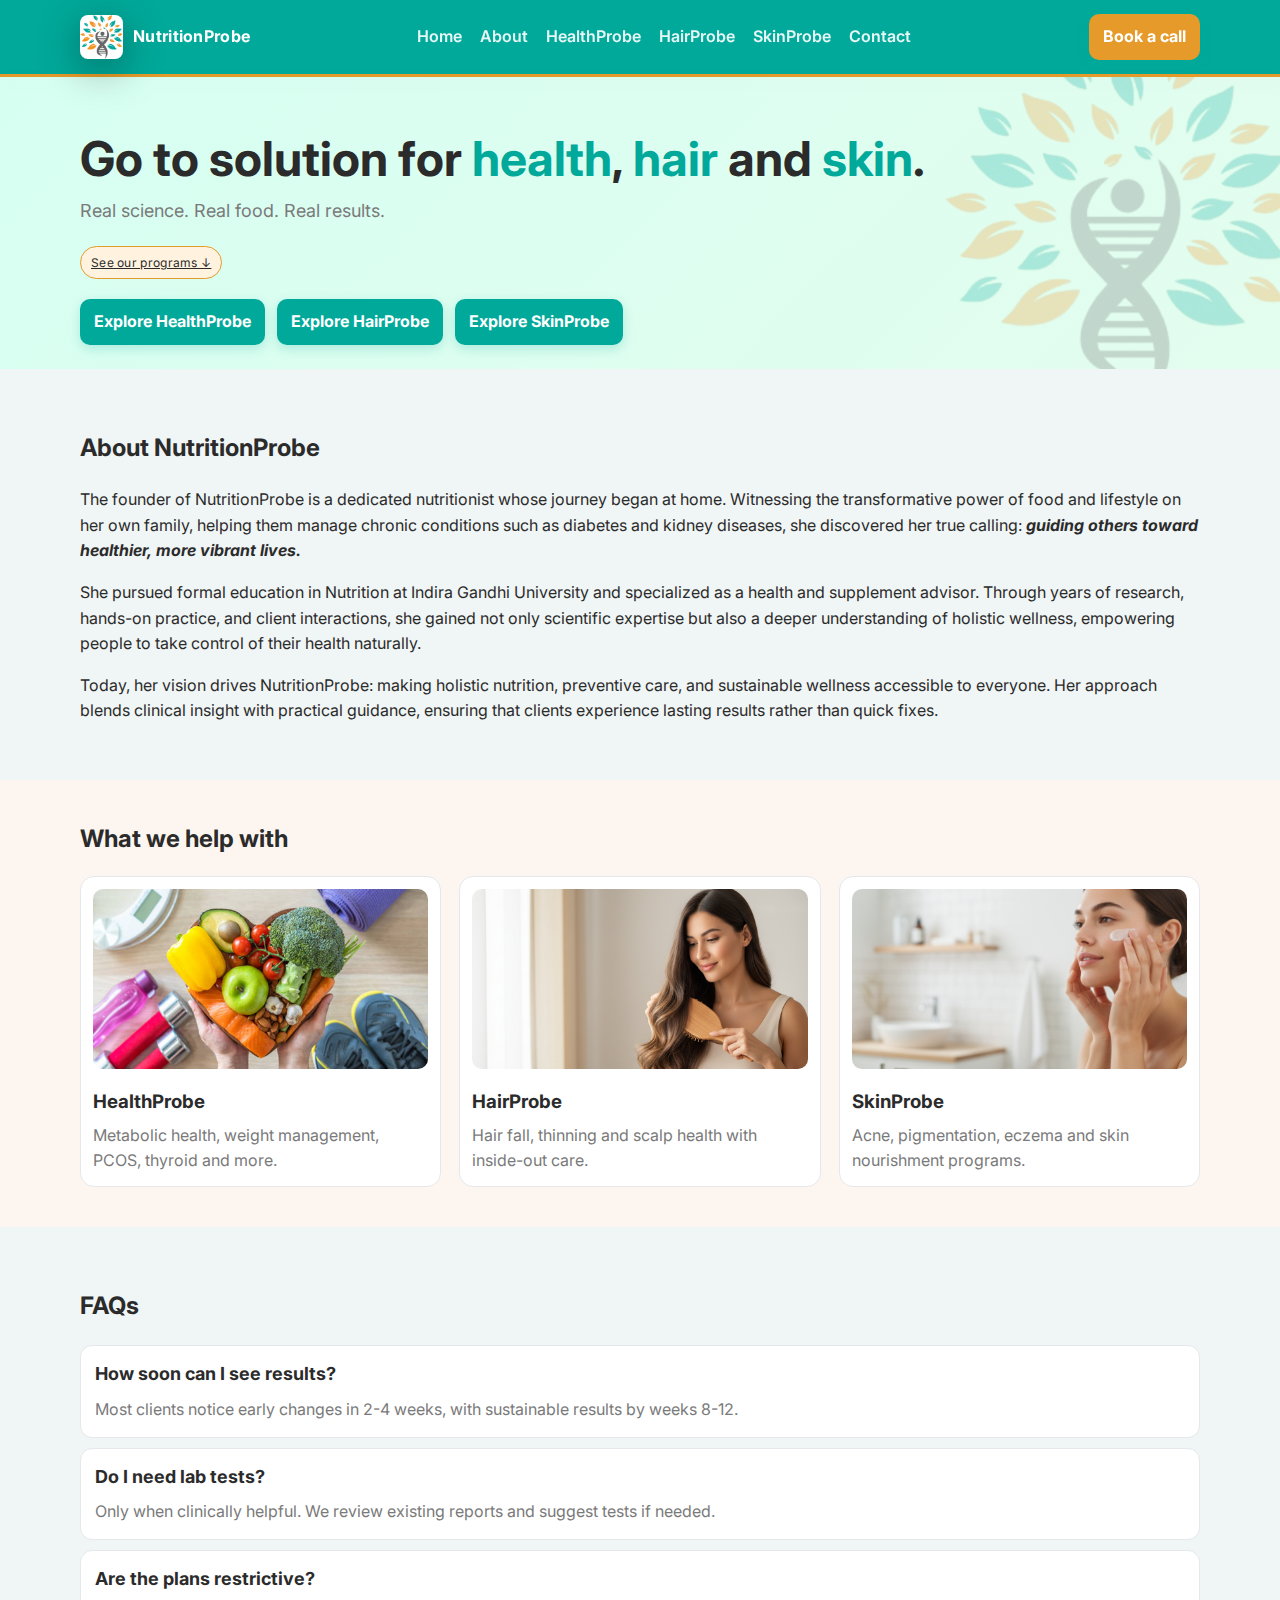
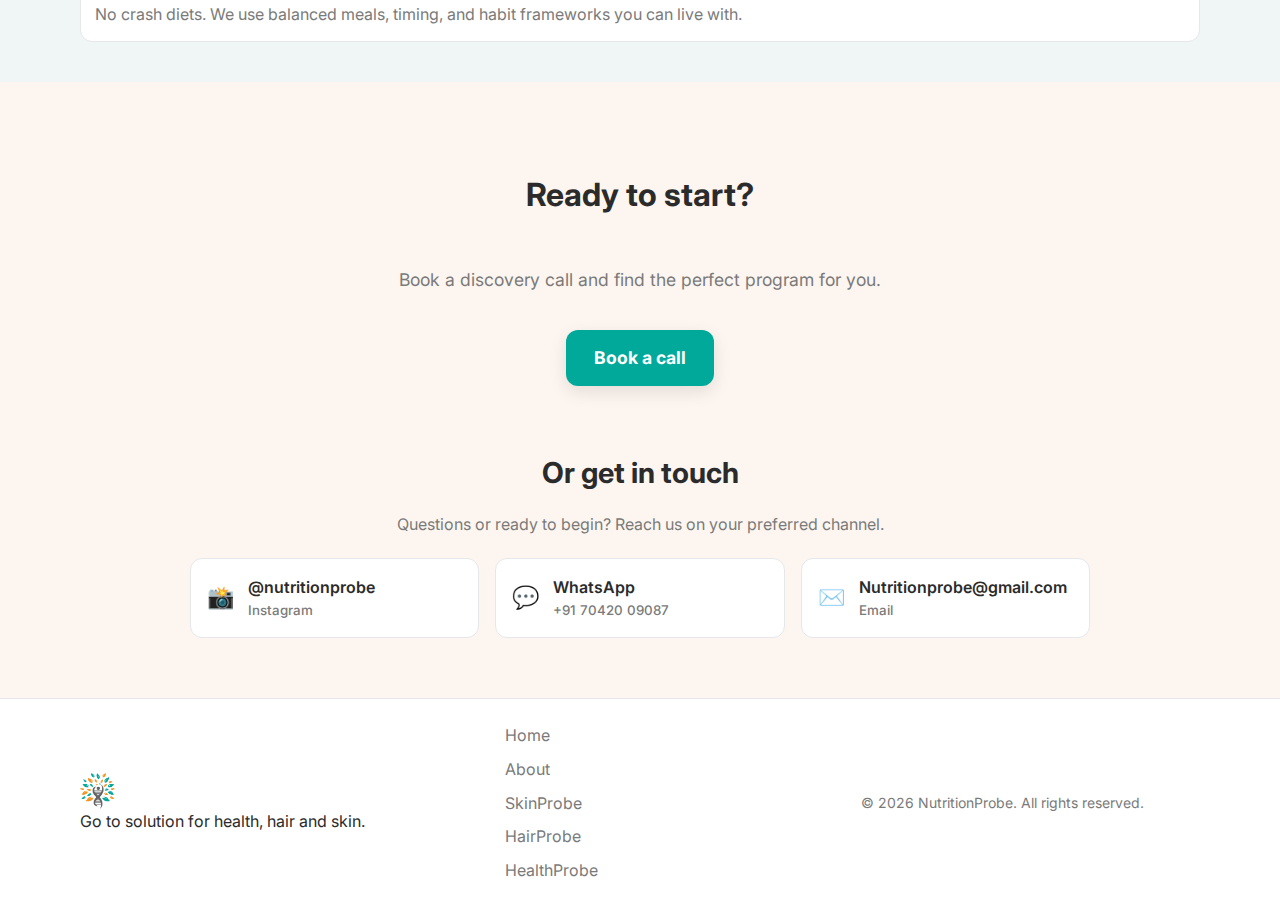
<file: index.html>
<!doctype html>
<html lang="en">
  <head>
    <meta charset="utf-8" />
    <meta name="viewport" content="width=device-width, initial-scale=1" />
    <title>NutritionProbe</title>
    <meta name="description" content="NutritionProbe: Your go to solution for health, hair and skin. Doctor & nutritionist-led care, personalized plans, and visible results." />
    <link rel="preconnect" href="https://fonts.googleapis.com" />
    <link rel="preconnect" href="https://fonts.gstatic.com" crossorigin />
    <link href="https://fonts.googleapis.com/css2?family=Inter:wght@400;600;700&display=swap" rel="stylesheet" />
    <link rel="stylesheet" href="assets/css/styles.css" />
  </head>
  <body>
    <a class="skip-link" href="#main">Skip to content</a>
    <header class="site-header">
      <div class="container header-inner">
        <a class="brand" href="index.html">
          <img src="logonp.png" alt="NutritionProbe logo" />
          <span class="brand-text">NutritionProbe</span>
        </a>
        <button class="nav-toggle" aria-label="Toggle navigation" aria-expanded="false">☰</button>
        <nav class="site-nav" aria-label="Primary">
          <ul>
            <li><a href="index.html">Home</a></li>
            <li><a href="#about">About</a></li>
            <li><a href="healthprobe.html">HealthProbe</a></li>
            <li><a href="hairprobe.html">HairProbe</a></li>
            <li><a href="skinprobe.html">SkinProbe</a></li>
            <li><a href="#contact-items">Contact</a></li>
          </ul>
        </nav>
        <a class="btn primary cta-link" href="https://calendar.app.google/GtCxxcNNg9GCTfmt6" target="_blank" rel="noopener noreferrer">Book a call</a>
      </div>
    </header>

    <main id="main">
      <section class="hero">
        <div class="container hero-inner">
          <div class="hero-copy">
            <h1>Go to solution for <span class="highlight">health</span>, <span class="highlight">hair</span> and <span class="highlight">skin</span>.</h1>
            <p>Real science. Real food. Real results.</p>
            <p><a href="#programs" class="pill">See our programs ↓</a></p>
            <div class="hero-cta">
              <a class="btn primary" href="healthprobe.html">Explore HealthProbe</a>
              <a class="btn primary" href="hairprobe.html">Explore HairProbe</a>
              <a class="btn primary" href="skinprobe.html">Explore SkinProbe</a>

            </div>
          </div>
        </div>
      </section>

      <section id="about" class="about">
        <div class="container grid-2">
          <div>
            <h2>About NutritionProbe</h2>
            <p>The founder of NutritionProbe is a dedicated nutritionist whose journey began at home. Witnessing the transformative power of food and lifestyle on her own family, helping them manage chronic conditions such as diabetes and kidney diseases, she discovered her true calling: <i><B>guiding others toward healthier, more vibrant lives.</B></i></P>
            <P>She pursued formal education in Nutrition at Indira Gandhi University and specialized as a health and supplement advisor. Through years of research, hands-on practice, and client interactions, she gained not only scientific expertise but also a deeper understanding of holistic wellness, empowering people to take control of their health naturally.</P>
            <P>Today, her vision drives NutritionProbe: making holistic nutrition, preventive care, and sustainable wellness accessible to everyone. Her approach blends clinical insight with practical guidance, ensuring that clients experience lasting results rather than quick fixes.</p>
          </div>
        </div>
      </section>

      <section id="programs" class="services-cards">
        <div class="container">
          <h2>What we help with</h2>
          <div class="cards">
            <a class="card" href="healthprobe.html">
              <img src="assets\images\Nutritional-Care.png" alt="Balanced nutrition" loading="lazy" />
              <h3>HealthProbe</h3>
              <p>Metabolic health, weight management, PCOS, thyroid and more.</p>
            </a>
            <a class="card" href="hairprobe.html">
              <img src="assets\images\Gemini_Generated_Image_hair.png" alt="Healthy hair" loading="lazy" />
              <h3>HairProbe</h3>
              <p>Hair fall, thinning and scalp health with inside-out care.</p>
            </a>
            <a class="card" href="skinprobe.html">
              <img src="assets\images\Gemini_Generated_Image_skin.png" alt="Glowing skin close-up" loading="lazy" />
              <h3>SkinProbe</h3>
              <p>Acne, pigmentation, eczema and skin nourishment programs.</p>
            </a>
          </div>
        </div>
      </section>

      <section class="faqs">
        <div class="container">
          <h2>FAQs</h2>
          <div class="faq">
            <h3>How soon can I see results?</h3>
            <p>Most clients notice early changes in 2-4 weeks, with sustainable results by weeks 8-12.</p>
          </div>
          <div class="faq">
            <h3>Do I need lab tests?</h3>
            <p>Only when clinically helpful. We review existing reports and suggest tests if needed.</p>
          </div>
          <div class="faq">
            <h3>Are the plans restrictive?</h3>
            <p>No crash diets. We use balanced meals, timing, and habit frameworks you can live with.</p>
          </div>
        </div>
      </section>

      <!-- <section class="pricing">
        <div class="container">
          <h2>Packages</h2>
          <div class="pricing-cards">
            <div class="price-card">
              <h3>Starter</h3>
              <div class="price">₹3,999</div>
              <ul class="included">
                <li>1 x 45-min consult</li>
                <li>Personalized plan</li>
                <li>1-week follow-up check</li>
              </ul>
            </div>
            <div class="price-card">
              <h3>Standard</h3>
              <div class="price">₹7,999</div>
              <ul class="included">
                <li>2 x 45-min consults</li>
                <li>Plan + habit coaching</li>
                <li>2 follow-up checks</li>
              </ul>
            </div>
            <div class="price-card">
              <h3>Premium</h3>
              <div class="price">₹12,999</div>
              <ul class="included">
                <li>4 x 45-min consults</li>
                <li>Plan + coaching + reviews</li>
                <li>WhatsApp support</li>
              </ul>
            </div>
          </div>
        </div>
      </section> -->

      <section id="contact" class="cta-contact">
        <div class="container cta-contact-inner">
          <div class="cta-section">
            <h2>Ready to start?</h2>
            <p>Book a discovery call and find the perfect program for you.</p>
            <a class="btn primary" href="https://calendar.app.google/GtCxxcNNg9GCTfmt6" target="_blank" rel="noopener noreferrer">Book a call</a>
          </div>
      <section id="contact-items">
          <div class="contact-section" aria-labelledby="contact-title">
            <h2 id="contact-title">Or get in touch</h2>
            <p>Questions or ready to begin? Reach us on your preferred channel.</p>
            <div class="contact-list">
              <div class="contact-item">
                <div class="contact-emoji">📸</div>
                <div>
                  <a href="https://www.instagram.com/nutritionprobe?igsh=d3VjamN1OGpvN2xr" target="_blank" rel="noopener noreferrer">@nutritionprobe</a>
                  <small>Instagram</small>
                </div>
              </div>
              <div class="contact-item">
                <div class="contact-emoji">💬</div>
                <div>
                  <a href="https://wa.me/917042009087" target="_blank" rel="noopener noreferrer">WhatsApp</a>
                  <small>+91 70420 09087</small>
                </div>
              </div>
              <div class="contact-item">
                <div class="contact-emoji">✉️</div>
                <div>
                  <a href="mailto:Nutritionprobe@gmail.com">Nutritionprobe@gmail.com</a>
                  <small>Email</small>
                </div>
              </div>
            </div>
          </div></section>
        </div>
      </section>
      

    <a class="btn primary cta-floating" href="https://calendar.app.google/GtCxxcNNg9GCTfmt6" target="_blank" rel="noopener noreferrer" aria-label="Book a call">Book a call</a>
    </main>

    <footer class="site-footer">
      <div class="container footer-inner">
        <div>
          <div class="brand-footer">
            <img src="logonp.png" alt="NutritionProbe logo" />
            <span class="brand-text">NutritionProbe</span>
          </div>
          <div class="tagline">Go to solution for health, hair and skin.</div>
        </div>
        <nav aria-label="Footer">
          <ul>
            <li><a href="index.html">Home</a></li>
            <li><a href="#about">About</a></li>
            <li><a href="skinprobe.html">SkinProbe</a></li>
            <li><a href="hairprobe.html">HairProbe</a></li>
            <li><a href="healthprobe.html">HealthProbe</a></li>
          </ul>
        </nav>
        <div class="copyright">© <span id="year"></span> NutritionProbe. All rights reserved.</div>
      </div>
    </footer>

    <script src="assets/js/main.js"></script>
  </body>
  </html>
</file>
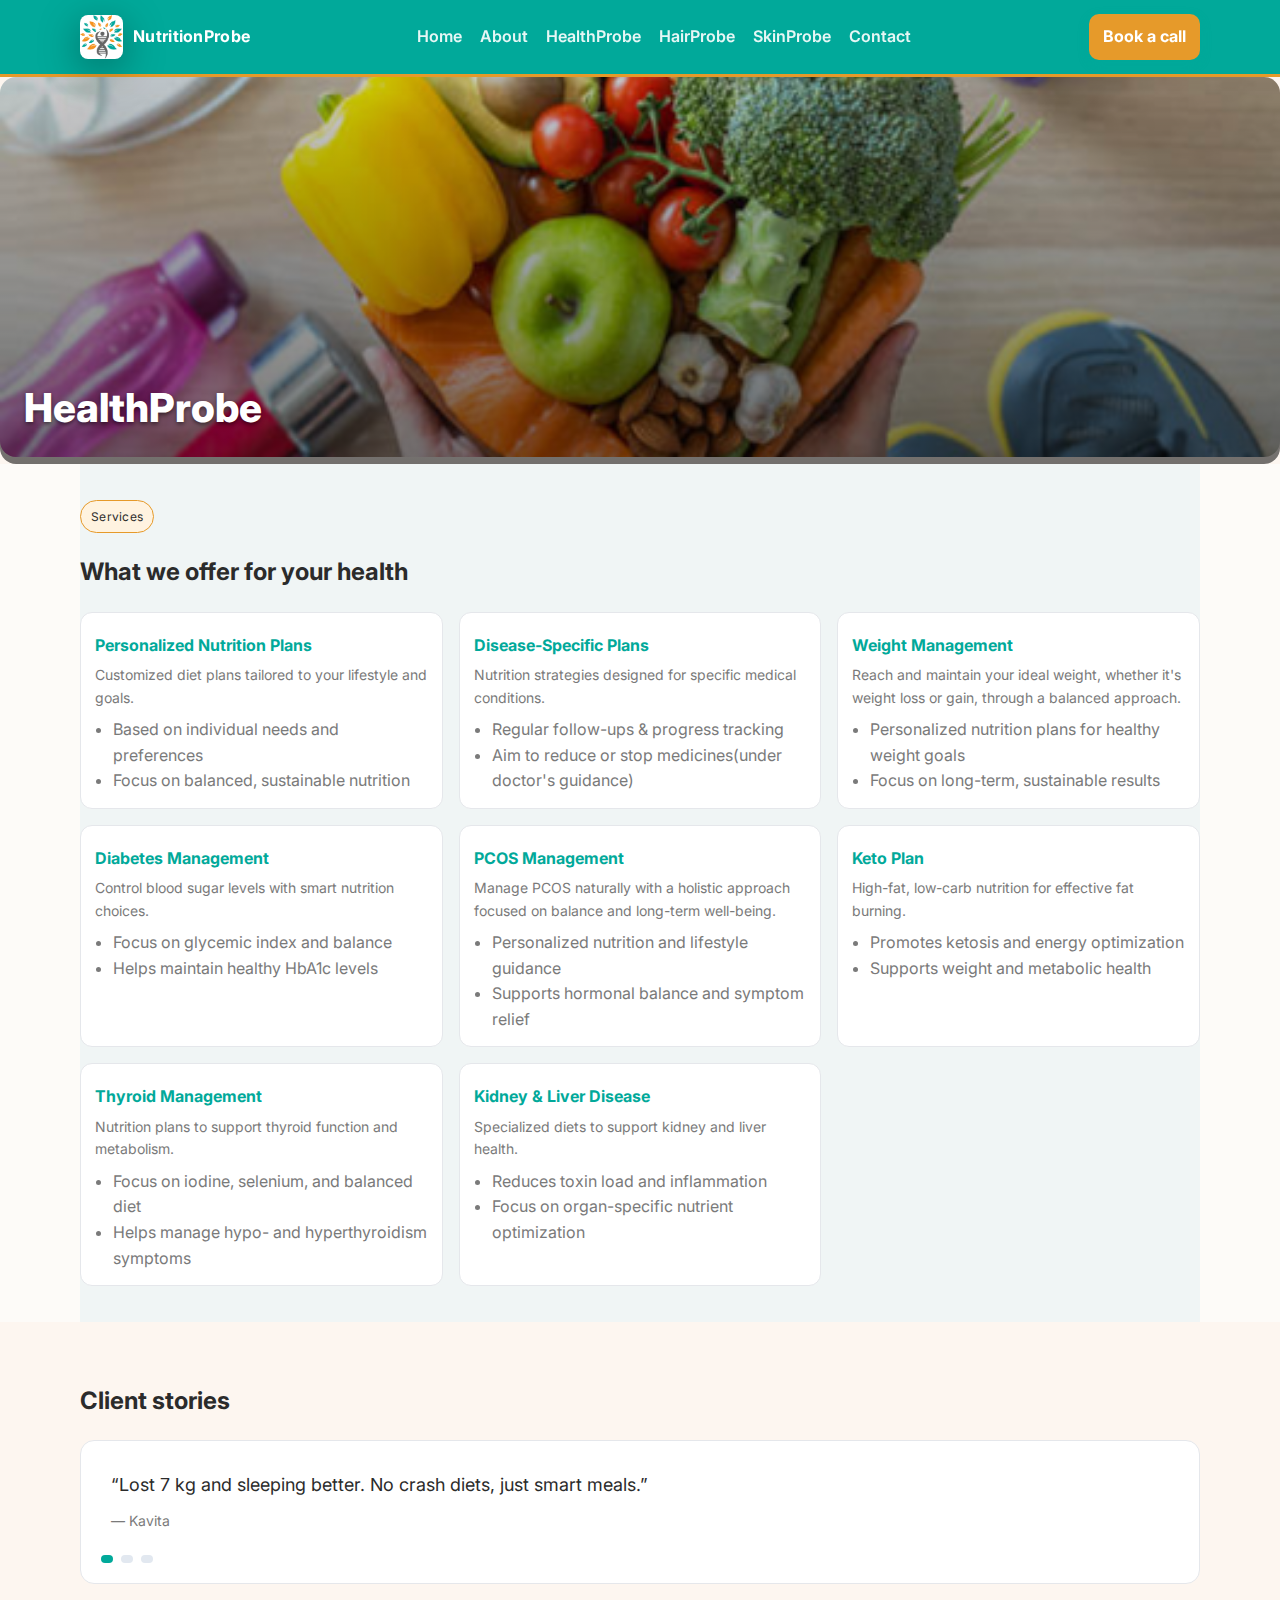
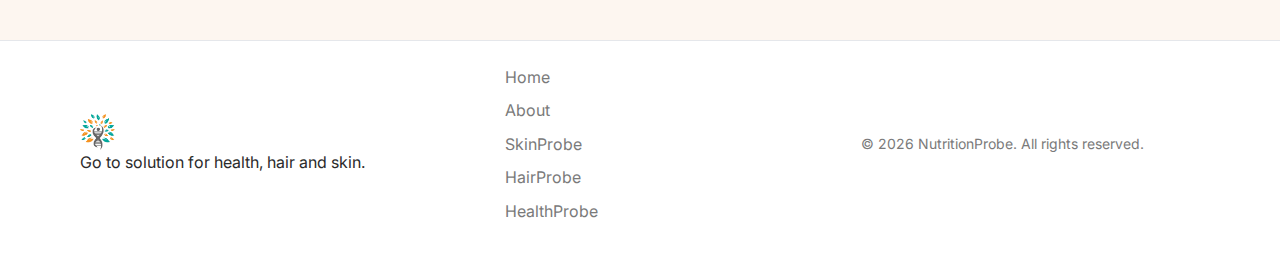
<file: healthprobe.html>
<!doctype html>
<html lang="en">
  <head>
    <meta charset="utf-8" />
    <meta name="viewport" content="width=device-width, initial-scale=1" />
    <title>HealthProbe</title>
    <meta name="description" content="HealthProbe by NutritionProbe: Metabolic health, weight, PCOS, thyroid and overall wellness." />
    <link rel="preconnect" href="https://fonts.googleapis.com" />
    <link rel="preconnect" href="https://fonts.gstatic.com" crossorigin />
    <link href="https://fonts.googleapis.com/css2?family=Inter:wght@400;600;700&display=swap" rel="stylesheet" />
    <link rel="stylesheet" href="assets/css/styles.css" />
  </head>
  <body>
    <header class="site-header">
      <div class="container header-inner">
        <a class="brand" href="index.html">
          <img src="logonp.png" alt="NutritionProbe logo" />
          <span class="brand-text">NutritionProbe</span>
        </a>
        <button class="nav-toggle" aria-label="Toggle navigation" aria-expanded="false">☰</button>
        <nav class="site-nav" aria-label="Primary">
          <ul>
            <li><a href="index.html">Home</a></li>
            <li><a href="index.html#about">About</a></li>
            <li><a aria-current="page" href="healthprobe.html">HealthProbe</a></li>
            <li><a href="hairprobe.html">HairProbe</a></li>
            <li><a href="skinprobe.html">SkinProbe</a></li>
            <li><a href="index.html#contact">Contact</a></li>
          </ul>
        </nav>
        <a class="btn primary cta-link" href="https://calendar.app.google/GtCxxcNNg9GCTfmt6" target="_blank" rel="noopener noreferrer">Book a call</a>
      </div>
    </header>

    <main>
      <section class="page-hero">
        <img src="assets\images\Nutritional-Care.png" alt="Health wellness testimonial image" loading="lazy" />
        <div class="overlay"></div>
        <div class="title">HealthProbe</div>
      </section>

      <section class="section container">
        <span class="pill">Services</span>
        <h2>What we offer for your health</h2>
        <div class="service-list">
          <div class="service">
            <h4>Personalized Nutrition Plans</h4>
            <p>Customized diet plans tailored to your lifestyle and goals.</p>
            <ul>
              <li>Based on individual needs and preferences</li>
              <li>Focus on balanced, sustainable nutrition</li>
            </ul>
          </div>
          
          <div class="service">
            <h4>Disease-Specific Plans</h4>
            <p>Nutrition strategies designed for specific medical conditions.</p>
            <ul>
              <li>Regular follow-ups & progress tracking</li>
              <li>Aim to reduce or stop medicines(under doctor's guidance)</li>
            </ul>
          </div>
          
          <div class="service">
            <h4>Weight Management</h4>
            <p>Reach and maintain your ideal weight, whether it's weight loss or gain, through a balanced approach.</p>
            <ul>
              <li>Personalized nutrition plans for healthy weight goals</li>
              <li>Focus on long-term, sustainable results</li>
            </ul>
          </div>  

          <div class="service">
            <h4>Diabetes Management</h4>
            <p>Control blood sugar levels with smart nutrition choices.</p>
            <ul>
              <li>Focus on glycemic index and balance</li>
              <li>Helps maintain healthy HbA1c levels</li>
            </ul>
          </div>        
          
          <div class="service">
            <h4>PCOS Management</h4>
            <p>Manage PCOS naturally with a holistic approach focused on balance and long-term well-being.</p>
            <ul>
              <li>Personalized nutrition and lifestyle guidance</li>
              <li>Supports hormonal balance and symptom relief</li>
            </ul>
          </div>
          
          <div class="service">
            <h4>Keto Plan</h4>
            <p>High-fat, low-carb nutrition for effective fat burning.</p>
            <ul>
              <li>Promotes ketosis and energy optimization</li>
              <li>Supports weight and metabolic health</li>
            </ul>
          </div>
          
          <div class="service">
            <h4>Thyroid Management</h4>
            <p>Nutrition plans to support thyroid function and metabolism.</p>
            <ul>
              <li>Focus on iodine, selenium, and balanced diet</li>
              <li>Helps manage hypo- and hyperthyroidism symptoms</li>
            </ul>
          </div>
          
          <div class="service">
            <h4>Kidney & Liver Disease</h4>
            <p>Specialized diets to support kidney and liver health.</p>
            <ul>
              <li>Reduces toxin load and inflammation</li>
              <li>Focus on organ-specific nutrient optimization</li>
            </ul>
          </div>
          
        </div>
      </section>

      <section class="testimonials">
        <div class="container">
          <h2>Client stories</h2>
          <div class="carousel" data-carousel>
            <ul class="carousel-track">
              <li class="carousel-slide active">
                <blockquote>
                  &ldquo;Lost 7 kg and sleeping better. No crash diets, just smart meals.&rdquo;
                </blockquote>
                <div class="author">— Kavita</div>
              </li>
              <li class="carousel-slide">
                <blockquote>
                  &ldquo;My PCOS cycles are more regular and cravings are gone.&rdquo;
                </blockquote>
                <div class="author">— Anika</div>
              </li>
              <li class="carousel-slide">
                <blockquote>
                  &ldquo;Bloating disappeared and energy is stable through the day.&rdquo;
                </blockquote>
                <div class="author">— Mohit</div>
              </li>
            </ul>
            <div class="carousel-dots" aria-label="Testimonials pagination"></div>
          </div>
        </div>
      </section>
    </main>

    <footer class="site-footer">
      <div class="container footer-inner">
        <div>
          <div class="brand-footer">
            <img src="logonp.png" alt="NutritionProbe logo" />
            <span class="brand-text">NutritionProbe</span>
          </div>
          <div class="tagline">Go to solution for health, hair and skin.</div>
        </div>
        <nav aria-label="Footer">
          <ul>
            <li><a href="/">Home</a></li>
            <li><a href="index.html#about">About</a></li>
            <li><a href="skinprobe.html">SkinProbe</a></li>
            <li><a href="hairprobe.html">HairProbe</a></li>
            <li><a aria-current="page" href="healthprobe.html">HealthProbe</a></li>
          </ul>
        </nav>
        <div class="copyright">© <span id="year"></span> NutritionProbe. All rights reserved.</div>
      </div>
    </footer>

    <a class="btn primary cta-floating" href="https://calendar.app.google/GtCxxcNNg9GCTfmt6" target="_blank" rel="noopener noreferrer" aria-label="Book a call">Book a call</a>

    <script src="assets/js/main.js"></script>
  </body>
  </html>
</file>
<file: assets/css/styles.css>
:root {
  --bg: #fdfbf8;        /* light nude background */
  --card: #ffffff;      /* crisp white cards */
  --muted: #7a7a7a;     /* soft neutral gray */
  --text: #2b2b2b;      /* charcoal for body text */

  --brand: #01a99a;     /* teal CTA */
  --accent: #e69a2a;    /* warm golden highlight */
  --neutral-brand: #656565; /* gray from logo */
  
  --pastel-1: #f9eaff;  /* lavender pastel for subtle fills */
  --pastel-2: #fff3e0;  /* peach pastel for sections */
  --ring: rgba(1, 169, 154, 0.28);
}

* { box-sizing: border-box; }
html, body { height: 100%; }
body {
  margin: 0;
  font-family: Inter, system-ui, -apple-system, Segoe UI, Roboto, Arial, sans-serif;
  color: var(--text);
  background: var(--bg);
  line-height: 1.6;
}

.container { width: min(1120px, 92%); margin: 0 auto; }

.hero {
  position: relative;
  background: linear-gradient(135deg, #d6fff2, #fef9e7);
  background-size: 300% 300%;        /* needed if using animation */
  animation: gradientMove 10s ease infinite;
  padding: 80px 0;
  overflow: hidden;                  /* keeps watermark contained */
}

/* LOGO WATERMARK */
.hero::after {
  content: "";
  position: absolute;
  background: url("../../logonp.png") no-repeat center;
  background-size: 350px;     /* adjust size */
  opacity: 0.25;            /* subtle fade */
  top: 50%;
  right: -40px;               /* offset for aesthetic */
  transform: translateY(-50%);
  width: 400px;
  height: 400px;
  pointer-events: none;       /* prevents blocking buttons/text */
}


@keyframes gradientMove {
  0% { background-position: 0% 50%; }
  50% { background-position: 100% 50%; }
  100% { background-position: 0% 50%; }
}

/* Header */
main > section:nth-of-type(odd) {
  background-color: #fdf6f0; /* light pastel 1 */
}

main > section:nth-of-type(even) {
  background-color: #f0f5f5; /* light pastel 2 */
}

.site-header { position: sticky; top: 0; background: var(--brand); border-bottom: 3px solid var(--accent); z-index: 50; }
.header-inner { display: flex; align-items: center; justify-content: space-between; padding: 14px 0; }
.brand { display: flex; align-items: center; gap: 10px; color: #ffffff; text-decoration: none; font-weight: 700; }
.brand-mark { display: inline-grid; place-items: center; width: 32px; height: 32px; border-radius: 8px; background: var(--brand); color: #ffffff; font-weight: 800; }
.brand-text { letter-spacing: 0.3px; color: #ffffff !important; }
.site-header::after { content: ""; position: absolute; left: 0; right: 0; bottom: -1px; height: 1px; box-shadow: 0 6px 18px rgba(15, 23, 42, 0.15); pointer-events: none; }
.brand img { height: 44px; width: auto; display: block; border-radius: 8px; box-shadow: 0 10px 40px rgba(0,0,0,0.35); background-color: #ffffff; }
.site-nav ul { display: flex; gap: 18px; list-style: none; margin: 0; padding: 0; }
.site-nav a { color: rgba(255,255,255,0.9); text-decoration: none; font-weight: 600; }
.site-nav a:hover { color: #ffffff; }
/* Mobile nav */
@media (max-width: 768px) {
  .header-inner {
    display: flex;
    align-items: center;
    justify-content: space-between;
    position: relative; /* needed for absolute children */
  }
  .nav-toggle {
    display: block;               /* show hamburger */
    color: var(--brand);          /* brand-colored hamburger for visibility */
  }

  .site-nav {
    position: absolute;
    top: 100%;
    right: 0;
    width: 30%;
    background-color: var(--card); /* pastel/light bg */
    display: none;                 /* hidden by default */
    min-width: 180px;       /* ensures enough space for text */
    max-width: 80vw;        /* doesn’t get too wide */
    flex-direction: column;
    padding: 16px 0;
    box-shadow: 0 4px 20px rgba(0,0,0,0.1);
    z-index: 50;
  }

  .site-nav.active {
    display: flex;                /* show menu when toggled */
  }

  .site-nav a {
    color: var(--text);           /* dark/muted text for readability */
    padding: 12px 24px;
    width: auto;
    display: block;
    white-space: nowrap;
    font-weight: 600;
  }
  .site-nav a:hover {
    color: var(--accent);        /* subtle highlight on hover */
  }
  .cta-link {
    position: relative;
    right: 16px;       /* distance from right edge */
    top: 50%;          /* vertically centered */
    transform: translateY(-50%);
    z-index: 100;      /* on top of nav menu */
  }
}

.nav-toggle { display: none; background: transparent; border: 1px solid rgba(255,255,255,0.35); color: #ffffff; padding: 6px 10px; border-radius: 8px; }
.cta-link { margin-left: 12px; }
.site-header .cta-link.btn.primary { background: var(--accent); color: #ffffff; border: none; }

/* Hero */
.hero { padding: 56px 0 24px; }
.hero-inner { display: grid; gap: 28px; align-items: center; }
.hero h1 { font-size: clamp(28px, 4vw, 48px); line-height: 1.1; margin: 0 0 12px; }
.highlight { color: var(--brand); }
.hero p { color: var(--muted); margin: 0 0 20px; font-size: 18px; }
.hero-cta { display: flex; gap: 12px; flex-wrap: nowrap; justify-content: flex-start; }
.btn { display: inline-block; border: 1px solid #e5e7eb; color: var(--text); text-decoration: none; padding: 10px 14px; border-radius: 10px; font-weight: 700; background: #ffffff; }
.btn.primary { background: var(--brand); color: #ffffff; border: none; box-shadow: 0 4px 12px rgba(1,169,154,0.22); }
.btn:hover { transform: translateY(-1px); transition: transform .15s ease; }
.hero-image img { width: 100%; max-width: 200px; height: auto; border-radius: 16px; margin: 0 auto; box-shadow: 0 10px 40px rgba(0,0,0,0.35); }

/* About */
.about { padding: 40px 0; }
.grid-2 { display: grid; grid-template-columns: 1fr; gap: 20px; align-items: center; }
.checklist { list-style: none; padding: 0; margin: 16px 0 0; }
.checklist li { padding-left: 28px; position: relative; margin: 8px 0; }
.checklist li::before { content: "✔"; position: absolute; left: 0; color: var(--brand); }

/* Services cards */
.services-cards { padding: 40px 0; }
.services-cards h2 { margin: 0 0 18px; }
.cards { display: grid; grid-template-columns: repeat(3, 1fr); gap: 18px; }
.card { display: block; background: var(--card); border: 1px solid #e5e7eb; padding: 12px; border-radius: 14px; color: var(--text); text-decoration: none; transition: transform .2s ease, box-shadow .2s ease, border-color .2s ease; height: 100%; }
.card:hover { transform: translateY(-2px); box-shadow: 0 10px 24px rgba(15, 23, 42, 0.08); border-color: var(--accent); }
.card img { width: 100%; height: 180px; object-fit: cover; border-radius: 10px; }
.card h3 { margin: 10px 0 6px; }
.card p { margin: 0; color: var(--muted); }

/* Testimonials carousel */
.testimonials { padding: 40px 0 56px; }
.carousel { position: relative; border: 1px solid #e5e7eb; background: var(--card); border-radius: 14px; padding: 20px; overflow: hidden; }
.carousel-track { list-style: none; margin: 0; padding: 0; position: relative; }
.carousel-slide { opacity: 0; transition: opacity .5s ease; position: absolute; inset: 0; padding: 10px; }
.carousel-slide.active { opacity: 1; position: relative; }
blockquote { margin: 0; font-size: 18px; }
.author { margin-top: 10px; color: var(--muted); font-size: 14px; }
.carousel-dots { display: flex; gap: 8px; margin-top: 12px; }
.carousel-dots button { width: 8px; height: 8px; border-radius: 999px; border: none; background: #e2e8f0; cursor: pointer; }
.carousel-dots button[aria-current="true"] { background: var(--brand); }

/* CTA */
.cta { padding: 56px 0 80px; }
.cta-inner { text-align: center; background: #ffffff; border: 2px solid var(--accent); border-radius: 16px; padding: 28px; box-shadow: 0 8px 24px rgba(2, 6, 23, 0.06); }

/* FAQs */
.faqs { padding: 40px 0; }
.faq { background: var(--card); border: 1px solid #e5e7eb; border-radius: 12px; padding: 14px; }
.faq + .faq { margin-top: 10px; }
.faq h3 { margin: 0 0 8px; font-size: 18px; }
.faq p { margin: 0; color: var(--muted); }

/* Pricing */
.pricing { padding: 40px 0; }
.pricing-cards { display: grid; grid-template-columns: repeat(3, 1fr); gap: 16px; }
.price-card { background: var(--card); border: 1px solid #e5e7eb; border-radius: 14px; padding: 18px; }
.price { font-weight: 800; font-size: 24px; margin: 6px 0 12px; }
.included { list-style: none; padding: 0; margin: 0; color: var(--muted); }
.included li { margin: 6px 0; }

/* Gallery */
.gallery { padding: 40px 0; }
.gallery-grid { display: grid; grid-template-columns: repeat(3, 1fr); gap: 10px; }
.gallery-grid img { width: 100%; height: 180px; object-fit: cover; border-radius: 10px; border: 1px solid #e5e7eb; }

/* Floating CTA (mobile) */
.cta-floating { position: fixed; right: 16px; bottom: 16px; z-index: 60; display: none; }

/* CTA + Contact Combined */
.cta-contact { background: #f9fafb; padding: 60px 20px; }
.cta-contact-inner { max-width: 900px; margin: 0 auto; display: flex; flex-direction: column; gap: 40px; }
.cta-section {
  display: flex; flex-direction: column; align-items: center; justify-content: center; gap: 16px; text-align: center; min-height: 220px;}

.cta-section h2 { font-size: 2rem; margin-bottom: 12px; text-align: center; }
.cta-section p { font-size: 1.1rem; color: var(--muted); margin-bottom: 20px; text-align: center; }
.cta-section .btn.primary {padding: 14px 28px; font-size: 1.1rem; border-radius: 12px; transition: all 0.3s; display: block; box-shadow: 0 6px 18px rgba(0,0,0,0.1);
}
.cta-section .btn.primary:hover { transform: translateY(-2px); box-shadow: 0 8px 20px rgba(0,0,0,0.15); }

/* Contact Section */
.contact-section h2 { font-size: 1.8rem; margin-bottom: 8px; text-align: center; }
.contact-section p { font-size: 1rem; color: var(--muted); margin-bottom: 20px; text-align: center; }
.contact-list { display: grid; grid-template-columns: repeat(auto-fit, minmax(220px, 1fr)); gap: 16px; }
.contact-item { display: flex; align-items: center; gap: 14px; border: 1px solid #e5e7eb; border-radius: 12px; padding: 16px; background: #fff; transition: transform 0.2s; }
.contact-item:hover { transform: translateY(-3px); box-shadow: 0 4px 16px rgba(0,0,0,0.08); }
.contact-item a { color: var(--text); text-decoration: none; font-weight: 600; }
.contact-item small { display: block; color: var(--muted); font-weight: 500; }
.contact-emoji { font-size: 22px; }


/* Footer */
.site-footer { border-top: 1px solid #e5e7eb; padding: 24px 0 40px; background: #ffffff; }
.footer-inner { display: grid; grid-template-columns: 1.2fr 1fr 1fr; gap: 18px; align-items: center; }
.brand-footer { display: flex; align-items: center; gap: 10px; font-weight: 800; }
.brand-footer img { height: 36px; width: auto; display: block; }
.site-footer nav ul { list-style: none; margin: 0; padding: 0; display: grid; gap: 8px; }
.site-footer a { color: var(--muted); text-decoration: none; }
.site-footer a:hover { color: var(--brand); }
.copyright { color: var(--muted); font-size: 14px; }

/* Page templates */
.page-hero { position: relative; }
.page-hero img { width: 100%; max-height: 380px; object-fit: cover; border-radius: 16px; }
.page-hero .overlay { position: absolute; inset: 0; background: linear-gradient(0deg, rgba(0,0,0,0.55), rgba(0,0,0,0.2)); border-radius: 16px; }
.page-hero .title { position: absolute; left: 24px; bottom: 24px; font-size: clamp(26px, 4vw, 40px); font-weight: 800; color: #ffffff; text-shadow: 0 2px 4px rgba(0,0,0,0.5); }

.section { padding: 36px 0; }
.pill { display: inline-block; padding: 6px 10px; border: 1px solid var(--accent); border-radius: 999px; color: var(--text); background: var(--pastel-2); font-size: 12px; letter-spacing: .3px; }
.service-list { display: grid; grid-template-columns: repeat(3, 1fr); gap: 16px; margin-top: 12px; }
.service { background: var(--card); border: 1px solid #e5e7eb; border-radius: 12px; padding: 14px; }
.service h4 { margin: 6px 0 6px; color: var(--brand); }
.service p { margin: 0; color: var(--muted); font-size: 14px; }
.service ul { margin: 8px 0 0; padding-left: 18px; color: var(--muted); }

/* Responsive */
@media (max-width: 900px) {
  .hero-inner { grid-template-columns: 1fr; }
  .grid-2 { grid-template-columns: 1fr; }
  .cards { grid-template-columns: 1fr; }
  .footer-inner { grid-template-columns: 1fr; text-align: center; }
  .service-list { grid-template-columns: 1fr; }
  .site-nav { display: none; }
  .nav-toggle { display: inline-block; }
  .site-nav.open { display: block; position: absolute; top: 56px; right: 4%; background: var(--card); border: 1px solid #e5e7eb; border-radius: 12px; }
  .site-nav.open ul { display: grid; padding: 10px; }
  .cta-link { display: none; }
  .cta-floating { display: inline-block; }
  .contact-list { grid-template-columns: 1fr; }
  .pricing-cards { grid-template-columns: 1fr; }
  .gallery-grid { grid-template-columns: 1fr 1fr; }
}

/* Accessibility */
.skip-link { position: absolute; left: -9999px; top: auto; width: 1px; height: 1px; overflow: hidden; }
.skip-link:focus { left: 8px; top: 8px; width: auto; height: auto; background: #111827; color: #fff; padding: 8px 12px; border-radius: 8px; z-index: 100; }
:focus-visible { outline: 3px solid var(--ring); outline-offset: 2px; }

#why p {
  margin-top: 0;
  margin-bottom: 1rem;
}

#why {
  padding: 40px 0;
}
</file>
